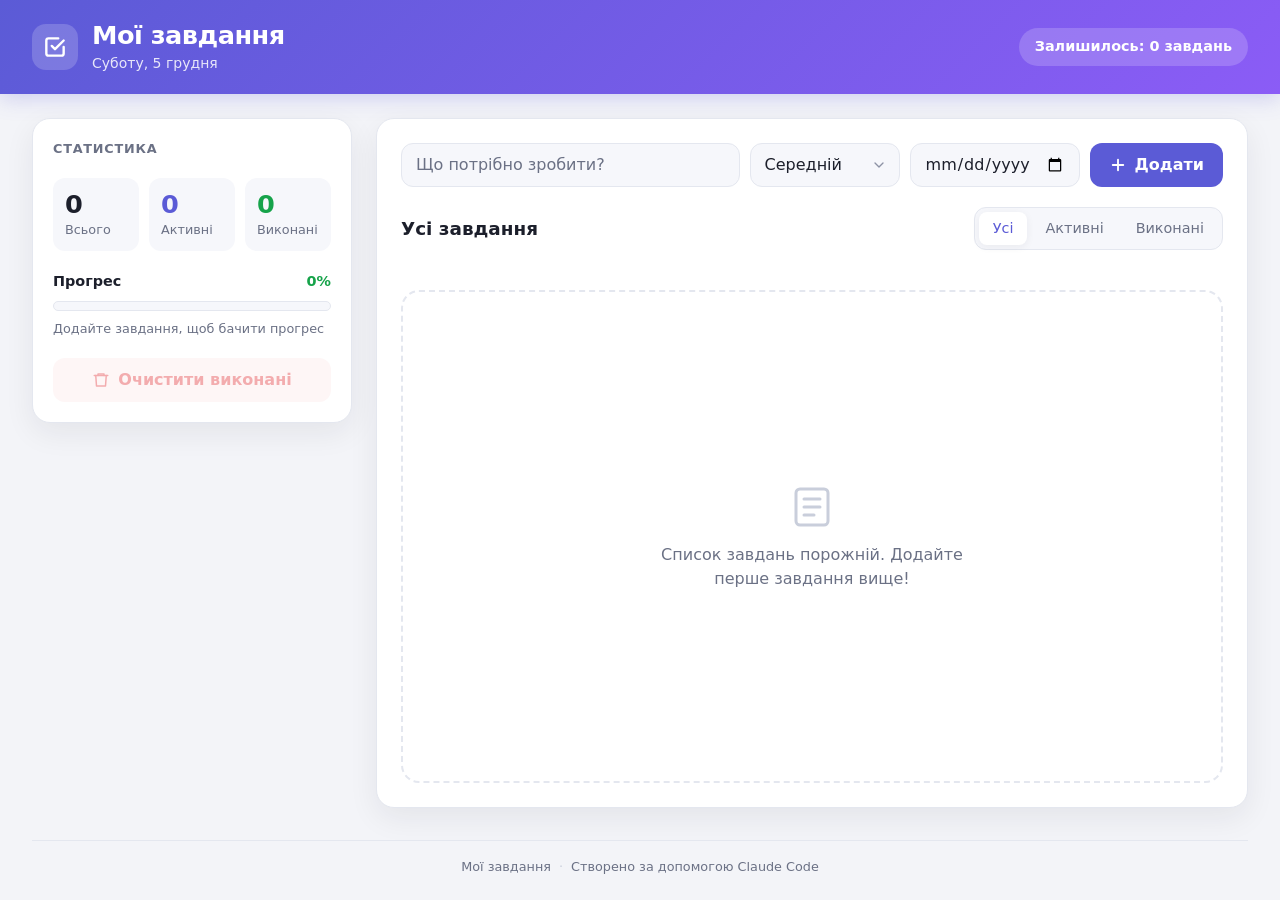
<file: index.html>
<!DOCTYPE html>
<html lang="uk">
<head>
  <meta charset="UTF-8">
  <meta name="viewport" content="width=device-width, initial-scale=1.0">
  <meta name="theme-color" content="#5b5bd6">
  <title>Мої завдання</title>
  <link rel="stylesheet" href="style.css">
</head>
<body>
  <div class="app">
    <!-- Верхня панель -->
    <header class="topbar">
      <div class="topbar__brand">
        <div class="topbar__logo" aria-hidden="true">
          <svg viewBox="0 0 24 24" fill="none" stroke="currentColor" stroke-width="2.2" stroke-linecap="round" stroke-linejoin="round"><path d="M9 11l3 3 8-8"/><path d="M20 12v6a2 2 0 0 1-2 2H6a2 2 0 0 1-2-2V6a2 2 0 0 1 2-2h9"/></svg>
        </div>
        <div>
          <h1 class="topbar__title">Мої завдання</h1>
          <p class="topbar__date" id="today"></p>
        </div>
      </div>
      <p class="topbar__counter" id="counter" aria-live="polite"></p>
    </header>

    <div class="layout">
      <!-- Статистика та прогрес -->
      <aside class="sidebar panel" aria-labelledby="stats-title">
        <h2 class="panel__title" id="stats-title">Статистика</h2>

        <div class="stats">
          <div class="stat">
            <span class="stat__value" id="stat-total">0</span>
            <span class="stat__label">Всього</span>
          </div>
          <div class="stat stat--active">
            <span class="stat__value" id="stat-active">0</span>
            <span class="stat__label">Активні</span>
          </div>
          <div class="stat stat--completed">
            <span class="stat__value" id="stat-completed">0</span>
            <span class="stat__label">Виконані</span>
          </div>
        </div>

        <div class="progress-block">
          <div class="progress-block__header">
            <span>Прогрес</span>
            <span class="progress-block__percent" id="progress-percent">0%</span>
          </div>
          <div class="progress" id="progress" role="progressbar" aria-label="Прогрес виконання" aria-valuemin="0" aria-valuemax="100" aria-valuenow="0">
            <div class="progress__fill" id="progress-fill"></div>
          </div>
          <p class="progress-block__caption" id="progress-caption"></p>
        </div>

        <button class="button button--danger" id="clear-completed" type="button">
          <svg viewBox="0 0 24 24" fill="none" stroke="currentColor" stroke-width="2" stroke-linecap="round" stroke-linejoin="round" aria-hidden="true"><path d="M3 6h18"/><path d="M8 6V4h8v2"/><path d="M19 6l-1 14H6L5 6"/></svg>
          Очистити виконані
        </button>
      </aside>

      <!-- Список завдань -->
      <main class="content panel">
        <form class="add-form" id="add-form" autocomplete="off">
          <input
            class="field add-form__input"
            id="new-todo"
            type="text"
            placeholder="Що потрібно зробити?"
            maxlength="200"
            aria-label="Нове завдання"
          >
          <select class="field field--select" id="new-priority" aria-label="Пріоритет" title="Пріоритет">
            <option value="low">Низький</option>
            <option value="medium" selected>Середній</option>
            <option value="high">Високий</option>
          </select>
          <input class="field field--date" id="new-due" type="date" aria-label="Термін виконання" title="Термін виконання">
          <button class="button button--primary add-form__button" type="submit">
            <svg viewBox="0 0 24 24" fill="none" stroke="currentColor" stroke-width="2.5" stroke-linecap="round" aria-hidden="true"><path d="M12 5v14M5 12h14"/></svg>
            Додати
          </button>
        </form>

        <div class="toolbar">
          <h2 class="toolbar__title" id="list-title">Усі завдання</h2>
          <nav class="filters" aria-label="Фільтр завдань">
            <button class="filters__button is-active" type="button" data-filter="all">Усі</button>
            <button class="filters__button" type="button" data-filter="active">Активні</button>
            <button class="filters__button" type="button" data-filter="completed">Виконані</button>
          </nav>
        </div>

        <ul class="todo-list" id="todo-list"></ul>

        <div class="empty-state" id="empty-state" hidden>
          <svg viewBox="0 0 24 24" fill="none" stroke="currentColor" stroke-width="1.5" stroke-linecap="round" stroke-linejoin="round" aria-hidden="true"><rect x="4" y="3" width="16" height="18" rx="2"/><path d="M8 8h8M8 12h8M8 16h5"/></svg>
          <p id="empty-text"></p>
        </div>
      </main>
    </div>

    <!-- Футер -->
    <footer class="footer">
      <p class="footer__text">
        <span>Мої завдання</span>
        <span class="footer__dot" aria-hidden="true">·</span>
        <span>Створено за допомогою Claude Code</span>
      </p>
    </footer>
  </div>

  <script src="app.js"></script>
</body>
</html>
</file>
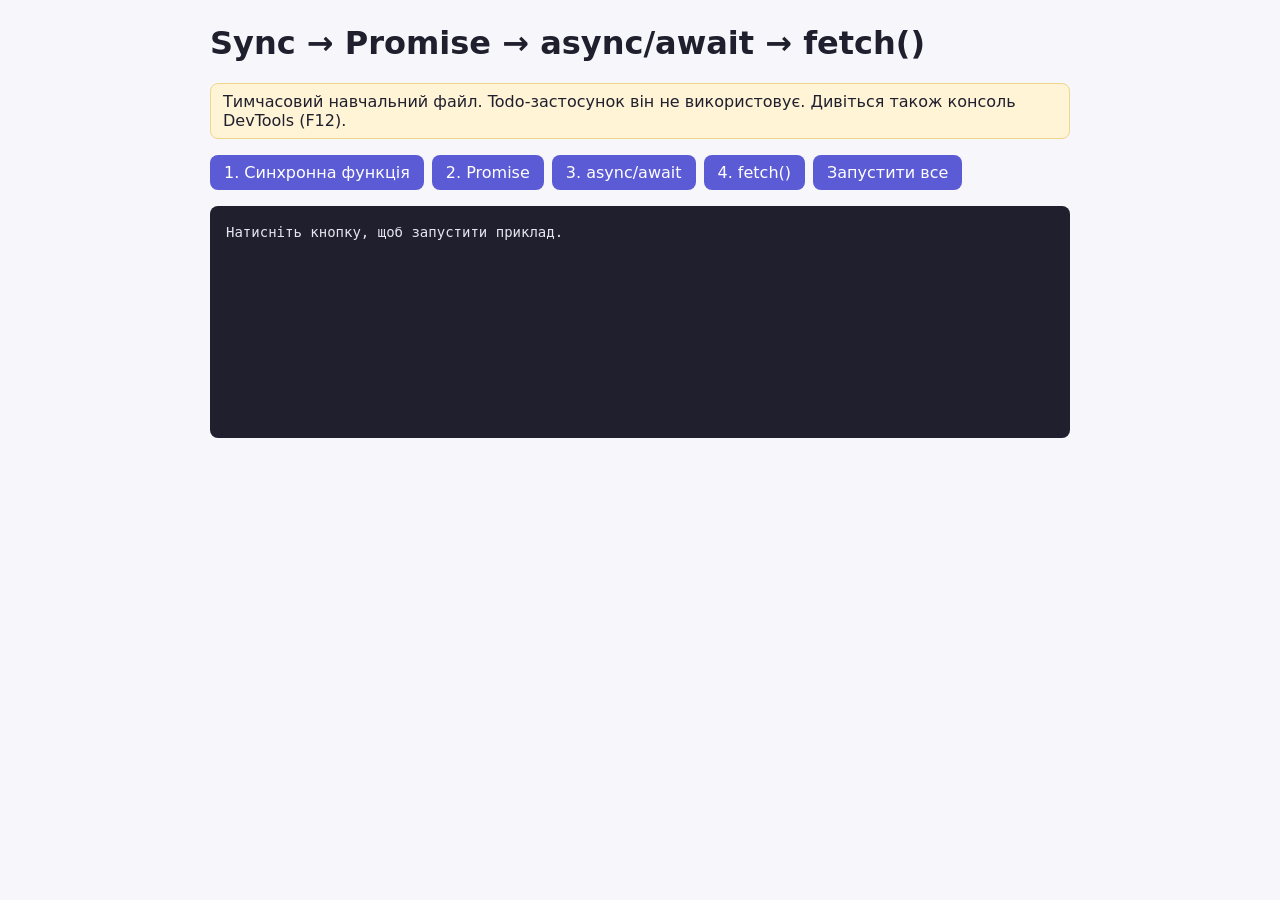
<file: experiment.html>
<!DOCTYPE html>
<html lang="uk">
<head>
  <meta charset="UTF-8">
  <meta name="viewport" content="width=device-width, initial-scale=1.0">
  <title>Експеримент: sync, Promise, async/await, fetch</title>
  <!-- ТИМЧАСОВИЙ НАВЧАЛЬНИЙ ФАЙЛ. Не пов'язаний з Todo-застосунком. Видалити після експерименту. -->
  <style>
    body { font-family: system-ui, sans-serif; max-width: 860px; margin: 24px auto; padding: 0 16px; background: #f6f6fb; color: #1f1f2e; }
    .note { background: #fff4d6; border: 1px solid #f0d58a; padding: 8px 12px; border-radius: 8px; }
    .buttons { display: flex; flex-wrap: wrap; gap: 8px; margin: 16px 0; }
    button { padding: 8px 14px; border: 0; border-radius: 8px; background: #5b5bd6; color: #fff; font: inherit; cursor: pointer; }
    button:disabled { opacity: 0.5; cursor: default; }
    pre { background: #1f1f2e; color: #e6e6f0; padding: 16px; border-radius: 8px; min-height: 200px; white-space: pre-wrap; font-size: 14px; line-height: 1.5; }
  </style>
</head>
<body>
  <h1>Sync → Promise → async/await → fetch()</h1>
  <p class="note">Тимчасовий навчальний файл. Todo-застосунок він не використовує. Дивіться також консоль DevTools (F12).</p>

  <div class="buttons">
    <button type="button" data-demo="sync">1. Синхронна функція</button>
    <button type="button" data-demo="promise">2. Promise</button>
    <button type="button" data-demo="async">3. async/await</button>
    <button type="button" data-demo="fetch">4. fetch()</button>
    <button type="button" data-demo="all">Запустити все</button>
  </div>

  <pre id="log">Натисніть кнопку, щоб запустити приклад.</pre>

  <script>
    'use strict';

    // ---------- Допоміжне: журнал з часом від старту ----------
    const logBox = document.getElementById('log');
    let startTime = 0;

    function log(message = '') {
      const ms = String(Math.round(performance.now() - startTime)).padStart(5, ' ');
      const line = message ? `[${ms} мс] ${message}` : '';
      console.log(line);
      logBox.textContent += line + '\n';
    }

    function section(title) {
      log();
      log(`===== ${title} =====`);
    }

    // Задачі у форматі нашого Todo-застосунку (як normalizeTodo в app.js)
    const sampleTasks = [
      { id: 'mgg8z1k4x7q2lp', text: 'Купити молоко', completed: false, priority: 'high', due: '2026-10-08' },
      { id: 'mgg90abc12def3', text: 'Зробити домашнє', completed: true, priority: 'medium', due: '' },
      { id: 'mgg91xyz98uvw7', text: 'Прочитати про fetch()', completed: false, priority: 'low', due: '' },
    ];

    // ---------- 1. Синхронна функція ----------
    // Результат повертається одразу, наступний рядок чекає, поки функція завершиться.
    function countActive(tasks) {
      return tasks.filter((t) => !t.completed).length;
    }

    function demoSync() {
      section('1. Синхронна функція');
      log('До виклику countActive()');
      const active = countActive(sampleTasks);
      log(`Результат одразу: активних задач = ${active}`);
      log('Після виклику — цей рядок ЗАВЖДИ після результату');
    }

    // ---------- 2. Promise ----------
    // Імітація «сервера»: відповідь приходить через 1 секунду.
    // resolve(...) — успіх, reject(...) — помилка.
    function loadTasksWithPromise(shouldFail) {
      return new Promise((resolve, reject) => {
        setTimeout(() => {
          if (shouldFail) {
            reject(new Error('Сервер недоступний (імітація)'));
          } else {
            resolve(sampleTasks.map((t) => ({ ...t })));
          }
        }, 1000);
      });
    }

    function demoPromise() {
      section('2. Promise');
      log('До виклику loadTasksWithPromise()');
      const promise = loadTasksWithPromise(false);
      log(`Повернувся не результат, а ${promise}`);
      log('Після виклику — цей рядок виконується ДО результату!');

      return promise
        .then((tasks) => {
          log(`.then: отримали ${tasks.length} задачі (через ~1 с)`);
          log('Тепер запит, який завершиться помилкою...');
          return loadTasksWithPromise(true);
        })
        .then(() => log('цей .then не виконається'))
        .catch((error) => log(`.catch: ${error.message}`));
    }

    // ---------- 3. async/await ----------
    // Той самий Promise, але код читається зверху вниз, як синхронний.
    async function loadTasksAsync() {
      log('  [всередині async] старт, чекаємо await...');
      const tasks = await loadTasksWithPromise(false);
      log('  [всередині async] дочекались');
      return tasks.length;
    }

    async function demoAsyncAwait() {
      section('3. async/await');
      log('До виклику loadTasksAsync() — БЕЗ await');
      const result = loadTasksAsync();
      log(`async-функція теж повертає ${result}`);
      log('Після виклику — код не чекає');

      const count = await result;
      log(`await result → ${count} (тепер це число, а не Promise)`);

      log('Тепер запит з помилкою, ловимо через try/catch...');
      try {
        await loadTasksWithPromise(true);
        log('цей рядок не виконається');
      } catch (error) {
        log(`catch: ${error.message}`);
      }
    }

    // ---------- 4. fetch() ----------
    // Справжній fetch(), але адреса — data: URL: JSON «вшитий» прямо в адресу,
    // браузер не звертається до мережі.
    const fakeUrl = 'data:application/json,' + encodeURIComponent(JSON.stringify(sampleTasks));

    async function demoFetch() {
      section('4. fetch()');
      log('До виклику fetch() (data: URL, мережа не використовується)');
      const responsePromise = fetch(fakeUrl);
      log(`fetch повертає ${responsePromise}`);

      try {
        const response = await responsePromise;
        log(`await fetch → Response: status = ${response.status}, ok = ${response.ok}`);

        if (!response.ok) {
          throw new Error(`Статус ${response.status}`);
        }

        const tasks = await response.json();
        log(`await response.json() → масив з ${tasks.length} задач`);
        log(`Перша задача: ${JSON.stringify(tasks[0])}`);
      } catch (error) {
        log(`catch: ${error.message}`);
      }

      // Так виглядав би Response, якби сервер відповів 404.
      // new Response(...) — той самий тип об'єкта, який повертає fetch.
      log();
      log('Імітація відповіді сервера 404:');
      const notFound = new Response(JSON.stringify({ error: 'Task not found' }), {
        status: 404,
        headers: { 'Content-Type': 'application/json' },
      });
      log(`status = ${notFound.status}, ok = ${notFound.ok} — fetch НЕ кидає помилку на 404`);
      try {
        if (!notFound.ok) {
          const body = await notFound.json();
          throw new Error(`Статус ${notFound.status}: ${body.error}`);
        }
      } catch (error) {
        log(`Перевірили response.ok самі → catch: ${error.message}`);
      }
    }

    // ---------- Кнопки ----------
    const demos = {
      sync: demoSync,
      promise: demoPromise,
      async: demoAsyncAwait,
      fetch: demoFetch,
      async all() {
        demoSync();
        await demoPromise();
        await demoAsyncAwait();
        await demoFetch();
      },
    };

    const buttons = document.querySelectorAll('[data-demo]');

    buttons.forEach((button) => {
      button.addEventListener('click', async () => {
        buttons.forEach((b) => { b.disabled = true; }); // щоб журнали не перемішувались
        logBox.textContent = '';
        console.clear();
        startTime = performance.now();
        try {
          await demos[button.dataset.demo]();
          log();
          log('Готово.');
        } finally {
          buttons.forEach((b) => { b.disabled = false; });
        }
      });
    });
  </script>
</body>
</html>
</file>
<file: style.css>
/* ---------- Змінні дизайну ---------- */
:root {
  color-scheme: light;
  --bg: #f3f4f8;
  --surface: #ffffff;
  --surface-2: #f6f7fb;
  --text: #1c1f2b;
  --text-muted: #6b7185;
  --border: #e4e7ef;
  --border-strong: #c9cedb;
  --accent: #5b5bd6;
  --accent-hover: #4a4ac4;
  --accent-soft: #ececfb;
  --gradient: linear-gradient(135deg, #5b5bd6 0%, #8b5cf6 100%);
  --success: #16a34a;
  --success-soft: #e6f6ec;
  --danger: #e5484d;
  --danger-soft: #fdecec;

  /* Кольори пріоритетів */
  --high: #e5484d;
  --high-soft: #fdecec;
  --medium: #d97706;
  --medium-soft: #fdf2e1;
  --low: #0284c7;
  --low-soft: #e2f2fb;

  --radius-sm: 8px;
  --radius: 12px;
  --radius-lg: 18px;
  --shadow-sm: 0 2px 8px rgba(28, 31, 43, 0.06);
  --shadow: 0 10px 30px rgba(28, 31, 43, 0.07);
  --ease: cubic-bezier(0.2, 0.8, 0.2, 1);
}

@media (prefers-color-scheme: dark) {
  :root {
    color-scheme: dark;
    --bg: #111218;
    --surface: #1b1d26;
    --surface-2: #22252f;
    --text: #e8e9ef;
    --text-muted: #8d92a5;
    --border: #2b2e3a;
    --border-strong: #3f4353;
    --accent: #7b7bf0;
    --accent-hover: #8f8ff5;
    --accent-soft: #2a2a4a;
    --gradient: linear-gradient(135deg, #4b4bc4 0%, #7c4ddb 100%);
    --success: #22c55e;
    --success-soft: #15301f;
    --danger: #f2555a;
    --danger-soft: #3a2224;
    --high: #f2555a;
    --high-soft: #3a2224;
    --medium: #f59e0b;
    --medium-soft: #3a2d14;
    --low: #38bdf8;
    --low-soft: #13303f;
    --shadow-sm: 0 2px 8px rgba(0, 0, 0, 0.3);
    --shadow: 0 10px 30px rgba(0, 0, 0, 0.35);
  }
}

/* ---------- Базові стилі ---------- */
*,
*::before,
*::after {
  box-sizing: border-box;
}

body {
  margin: 0;
  background: var(--bg);
  color: var(--text);
  font-family: system-ui, -apple-system, "Segoe UI", Roboto, sans-serif;
  font-size: 16px;
  line-height: 1.5;
}

button,
input,
select {
  font: inherit;
  color: inherit;
}

button {
  cursor: pointer;
}

button:disabled {
  cursor: not-allowed;
}

:focus-visible {
  outline: 2px solid var(--accent);
  outline-offset: 2px;
}

/* ---------- Каркас на весь екран ---------- */
.app {
  min-height: 100vh;
  min-height: 100dvh;
  display: flex;
  flex-direction: column;
}

.layout {
  flex: 1;
  display: grid;
  grid-template-columns: 320px minmax(0, 1fr);
  gap: 24px;
  padding: 24px 32px 32px;
}

.panel {
  background: var(--surface);
  border: 1px solid var(--border);
  border-radius: var(--radius-lg);
  box-shadow: var(--shadow);
}

/* ---------- Верхня панель ---------- */
.topbar {
  display: flex;
  align-items: center;
  justify-content: space-between;
  flex-wrap: wrap;
  gap: 12px 16px;
  padding: 20px 32px;
  background: var(--gradient);
  color: #fff;
  box-shadow: 0 4px 20px rgba(91, 91, 214, 0.25);
}

.topbar__brand {
  display: flex;
  align-items: center;
  gap: 14px;
  min-width: 0;
}

.topbar__logo {
  display: grid;
  place-items: center;
  flex-shrink: 0;
  width: 46px;
  height: 46px;
  border-radius: 14px;
  background: rgba(255, 255, 255, 0.18);
}

.topbar__logo svg {
  width: 26px;
  height: 26px;
}

.topbar__title {
  margin: 0;
  font-size: 1.6rem;
  font-weight: 700;
  line-height: 1.2;
  letter-spacing: -0.02em;
}

.topbar__date {
  margin: 2px 0 0;
  font-size: 0.875rem;
  opacity: 0.85;
}

.topbar__counter {
  margin: 0;
  padding: 8px 16px;
  border-radius: 999px;
  background: rgba(255, 255, 255, 0.18);
  font-size: 0.9rem;
  font-weight: 600;
  white-space: nowrap;
}

/* ---------- Бокова панель: статистика ---------- */
.sidebar {
  position: sticky;
  top: 24px;
  align-self: start;
  display: flex;
  flex-direction: column;
  gap: 20px;
  padding: 20px;
}

.panel__title {
  margin: 0;
  font-size: 0.8rem;
  font-weight: 600;
  letter-spacing: 0.06em;
  text-transform: uppercase;
  color: var(--text-muted);
}

.stats {
  display: grid;
  grid-template-columns: repeat(3, 1fr);
  gap: 10px;
}

.stat {
  display: flex;
  flex-direction: column;
  gap: 2px;
  padding: 12px;
  border-radius: var(--radius);
  background: var(--surface-2);
}

.stat__value {
  font-size: 1.6rem;
  font-weight: 700;
  line-height: 1.1;
  font-variant-numeric: tabular-nums;
}

.stat__label {
  font-size: 0.8rem;
  color: var(--text-muted);
}

.stat--active .stat__value {
  color: var(--accent);
}

.stat--completed .stat__value {
  color: var(--success);
}

/* Індикатор прогресу */
.progress-block__header {
  display: flex;
  justify-content: space-between;
  align-items: baseline;
  margin-bottom: 8px;
  font-size: 0.9rem;
  font-weight: 600;
}

.progress-block__percent {
  color: var(--success);
  font-variant-numeric: tabular-nums;
}

.progress {
  height: 10px;
  overflow: hidden;
  border-radius: 999px;
  background: var(--surface-2);
  border: 1px solid var(--border);
}

.progress__fill {
  width: 0;
  height: 100%;
  border-radius: inherit;
  background: linear-gradient(90deg, var(--accent), var(--success));
  transition: width 0.5s var(--ease);
}

.progress-block__caption {
  margin: 8px 0 0;
  font-size: 0.8rem;
  color: var(--text-muted);
}

/* ---------- Кнопки ---------- */
.button {
  display: inline-flex;
  align-items: center;
  justify-content: center;
  gap: 8px;
  height: 44px;
  padding: 0 18px;
  border: 1px solid transparent;
  border-radius: var(--radius);
  font-weight: 600;
  white-space: nowrap;
  transition: background-color 0.15s, color 0.15s, opacity 0.15s, transform 0.1s;
}

.button svg {
  flex-shrink: 0;
  width: 18px;
  height: 18px;
}

.button:active:not(:disabled) {
  transform: scale(0.97);
}

.button:disabled {
  opacity: 0.45;
}

.button--primary {
  background: var(--accent);
  color: #fff;
}

.button--primary:hover {
  background: var(--accent-hover);
}

.button--danger {
  background: var(--danger-soft);
  color: var(--danger);
}

.button--danger:hover:not(:disabled) {
  background: var(--danger);
  color: #fff;
}

/* ---------- Поля вводу ---------- */
.field {
  min-width: 0;
  height: 44px;
  padding: 0 14px;
  background-color: var(--surface-2);
  border: 1px solid var(--border);
  border-radius: var(--radius);
  transition: border-color 0.15s, background-color 0.15s, box-shadow 0.15s;
}

.field::placeholder {
  color: var(--text-muted);
}

.field:focus {
  outline: none;
  border-color: var(--accent);
  background-color: var(--surface);
  box-shadow: 0 0 0 3px var(--accent-soft);
}

.field--sm {
  height: 36px;
  padding: 0 10px;
  font-size: 0.9rem;
  border-radius: var(--radius-sm);
}

.field--select {
  appearance: none;
  padding-right: 36px;
  background-image: url("data:image/svg+xml,%3Csvg xmlns='http://www.w3.org/2000/svg' viewBox='0 0 24 24' fill='none' stroke='%238d92a5' stroke-width='2' stroke-linecap='round' stroke-linejoin='round'%3E%3Cpath d='m6 9 6 6 6-6'/%3E%3C/svg%3E");
  background-repeat: no-repeat;
  background-position: right 12px center;
  background-size: 16px;
  cursor: pointer;
}

.field--select.field--sm {
  padding-right: 30px;
  background-position: right 8px center;
}

.field--date {
  cursor: pointer;
}

/* ---------- Основна область ---------- */
.content {
  display: flex;
  flex-direction: column;
  gap: 20px;
  min-width: 0;
  padding: 24px;
}

.add-form {
  display: grid;
  grid-template-columns: minmax(0, 1fr) 150px 170px auto;
  gap: 10px;
}

.toolbar {
  display: flex;
  align-items: center;
  justify-content: space-between;
  flex-wrap: wrap;
  gap: 12px;
}

.toolbar__title {
  margin: 0;
  font-size: 1.15rem;
  font-weight: 700;
}

/* Фільтри */
.filters {
  display: flex;
  gap: 4px;
  padding: 4px;
  background: var(--surface-2);
  border: 1px solid var(--border);
  border-radius: var(--radius);
}

.filters__button {
  padding: 6px 14px;
  background: transparent;
  border: none;
  border-radius: var(--radius-sm);
  color: var(--text-muted);
  font-size: 0.9rem;
  font-weight: 500;
  transition: background-color 0.15s, color 0.15s;
}

.filters__button:hover {
  color: var(--text);
}

.filters__button.is-active {
  background: var(--surface);
  color: var(--accent);
  box-shadow: var(--shadow-sm);
}

/* ---------- Список завдань ---------- */
.todo-list {
  display: flex;
  flex-direction: column;
  gap: 10px;
  margin: 0;
  padding: 0;
  list-style: none;
}

.todo-item {
  --priority-color: var(--border-strong);
  display: flex;
  align-items: flex-start;
  gap: 14px;
  padding: 14px 16px;
  background: var(--surface);
  border: 1px solid var(--border);
  border-left: 4px solid var(--priority-color);
  border-radius: var(--radius);
  transition: box-shadow 0.2s, border-color 0.2s, background-color 0.2s;
}

.todo-item:hover {
  box-shadow: var(--shadow-sm);
}

.todo-item.priority-high {
  --priority-color: var(--high);
}

.todo-item.priority-medium {
  --priority-color: var(--medium);
}

.todo-item.priority-low {
  --priority-color: var(--low);
}

/* Виконані завдання */
.todo-item.is-completed {
  background: var(--surface-2);
  border-left-color: var(--success);
}

.todo-item.is-completed .todo-item__text {
  color: var(--text-muted);
  text-decoration: line-through;
}

.todo-item.is-completed .todo-item__meta {
  opacity: 0.6;
}

/* Кругла галочка */
.todo-item__checkbox {
  appearance: none;
  flex-shrink: 0;
  width: 24px;
  height: 24px;
  margin: 0;
  border: 2px solid var(--border-strong);
  border-radius: 50%;
  background: var(--surface) center / 14px no-repeat;
  cursor: pointer;
  transition: background-color 0.2s, border-color 0.2s;
}

.todo-item__checkbox:hover {
  border-color: var(--success);
}

.todo-item__checkbox:checked {
  border-color: var(--success);
  background-color: var(--success);
  background-image: url("data:image/svg+xml,%3Csvg xmlns='http://www.w3.org/2000/svg' viewBox='0 0 24 24' fill='none' stroke='white' stroke-width='3.5' stroke-linecap='round' stroke-linejoin='round'%3E%3Cpath d='M5 12.5l4.5 4.5L19 7.5'/%3E%3C/svg%3E");
}

.todo-item__body {
  display: flex;
  flex: 1;
  flex-direction: column;
  gap: 6px;
  min-width: 0;
}

.todo-item__text {
  overflow-wrap: anywhere;
  cursor: text;
  transition: color 0.2s;
}

.todo-item__meta {
  display: flex;
  flex-wrap: wrap;
  gap: 6px;
}

/* Мітка пріоритету та термін */
.badge,
.due-chip {
  display: inline-flex;
  align-items: center;
  gap: 5px;
  padding: 1px 9px;
  border: 1px solid transparent;
  border-radius: 999px;
  font-size: 0.75rem;
  font-weight: 600;
  line-height: 1.6;
  white-space: nowrap;
}

.badge::before {
  content: "";
  width: 6px;
  height: 6px;
  border-radius: 50%;
  background: currentColor;
}

.badge--high {
  color: var(--high);
  background: var(--high-soft);
}

.badge--medium {
  color: var(--medium);
  background: var(--medium-soft);
}

.badge--low {
  color: var(--low);
  background: var(--low-soft);
}

.due-chip {
  color: var(--text-muted);
  background: var(--surface);
  border-color: var(--border);
}

.due-chip svg {
  width: 13px;
  height: 13px;
}

.due-chip--today {
  color: var(--medium);
  background: var(--medium-soft);
  border-color: transparent;
}

.due-chip--overdue {
  color: var(--danger);
  background: var(--danger-soft);
  border-color: transparent;
}

/* Кнопки дій */
.todo-item__actions {
  display: flex;
  flex-shrink: 0;
  gap: 2px;
  margin: -4px -6px -4px 0;
  opacity: 0;
  transition: opacity 0.15s;
}

.todo-item:hover .todo-item__actions,
.todo-item:focus-within .todo-item__actions {
  opacity: 1;
}

.icon-button {
  display: grid;
  flex-shrink: 0;
  place-items: center;
  width: 32px;
  height: 32px;
  padding: 0;
  background: transparent;
  border: none;
  border-radius: var(--radius-sm);
  color: var(--text-muted);
  transition: background-color 0.15s, color 0.15s;
}

.icon-button svg {
  width: 18px;
  height: 18px;
}

.icon-button--edit:hover,
.icon-button--save:hover {
  background: var(--accent-soft);
  color: var(--accent);
}

.icon-button--delete:hover {
  background: var(--danger-soft);
  color: var(--danger);
}

.icon-button--save {
  color: var(--accent);
}

.icon-button--cancel:hover {
  background: var(--surface-2);
  color: var(--text);
}

/* Режим редагування */
.todo-item.is-editing {
  border-color: var(--accent);
  box-shadow: 0 0 0 3px var(--accent-soft);
}

.todo-item__edit {
  height: 40px;
  background-color: var(--surface);
}

.todo-item__edit-row {
  display: flex;
  flex-wrap: wrap;
  align-items: center;
  gap: 8px;
}

/* ---------- Порожній список ---------- */
.empty-state {
  display: flex;
  flex: 1;
  flex-direction: column;
  align-items: center;
  justify-content: center;
  gap: 12px;
  min-height: 220px;
  padding: 48px 16px;
  border: 2px dashed var(--border);
  border-radius: var(--radius-lg);
  color: var(--text-muted);
  text-align: center;
}

.empty-state[hidden] {
  display: none;
}

.empty-state svg {
  width: 48px;
  height: 48px;
  color: var(--border-strong);
}

.empty-state p {
  max-width: 34ch;
  margin: 0;
}

/* ---------- Футер ---------- */
.footer {
  padding: 0 32px 24px;
}

.footer__text {
  display: flex;
  flex-wrap: wrap;
  justify-content: center;
  gap: 4px 8px;
  margin: 0;
  padding-top: 16px;
  border-top: 1px solid var(--border);
  font-size: 0.8rem;
  color: var(--text-muted);
  text-align: center;
}

.footer__dot {
  color: var(--border-strong);
}

/* ---------- Анімації ---------- */
.todo-item.is-entering {
  animation: todo-enter 0.3s var(--ease);
}

.todo-item.is-toggled .todo-item__checkbox {
  animation: check-pop 0.35s var(--ease);
}

.todo-item.is-toggled.is-completed {
  animation: todo-complete 0.6s ease;
}

.todo-item.is-leaving {
  overflow: hidden;
  pointer-events: none;
  animation: todo-leave 0.26s ease-in forwards;
}

@keyframes todo-enter {
  from {
    opacity: 0;
    transform: translateY(-10px) scale(0.98);
  }
  to {
    opacity: 1;
    transform: none;
  }
}

@keyframes check-pop {
  0% { transform: scale(1); }
  40% { transform: scale(1.25); }
  100% { transform: scale(1); }
}

@keyframes todo-complete {
  from { background-color: var(--success-soft); }
  to { background-color: var(--surface-2); }
}

@keyframes todo-leave {
  0% {
    max-height: 200px;
    opacity: 1;
    transform: none;
  }
  60% {
    max-height: 200px;
    opacity: 0;
    transform: translateX(32px);
  }
  100% {
    max-height: 0;
    margin-bottom: -10px; /* компенсує gap списку */
    padding-top: 0;
    padding-bottom: 0;
    border-top-width: 0;
    border-bottom-width: 0;
    opacity: 0;
    transform: translateX(32px);
  }
}

@media (prefers-reduced-motion: reduce) {
  *,
  *::before,
  *::after {
    animation-duration: 0.01ms !important;
    transition-duration: 0.01ms !important;
  }
}

/* ---------- Адаптивність ---------- */
@media (max-width: 1100px) {
  .layout {
    grid-template-columns: 280px minmax(0, 1fr);
    gap: 20px;
    padding: 20px;
  }

  .topbar {
    padding: 18px 20px;
  }

  .footer {
    padding: 0 20px 20px;
  }

  .add-form {
    grid-template-columns: minmax(0, 1fr) minmax(0, 1fr) minmax(0, 1fr);
  }

  .add-form__input {
    grid-column: 1 / -1;
  }
}

@media (max-width: 820px) {
  .layout {
    grid-template-columns: minmax(0, 1fr);
    align-content: start; /* інакше вільна висота ділиться між рядками й під статистикою з'являється порожнеча */
    gap: 16px;
    padding: 16px;
  }

  .topbar {
    padding: 16px;
  }

  .footer {
    padding: 0 16px 16px;
  }

  .sidebar {
    position: static;
    gap: 16px;
    padding: 16px;
  }

  .content {
    padding: 16px;
    gap: 16px;
  }
}

@media (max-width: 520px) {
  .topbar__title {
    font-size: 1.3rem;
  }

  .topbar__logo {
    width: 40px;
    height: 40px;
  }

  .add-form {
    grid-template-columns: minmax(0, 1fr) minmax(0, 1fr);
  }

  .add-form__button {
    grid-column: 1 / -1;
  }

  .toolbar {
    flex-direction: column;
    align-items: stretch;
  }

  .filters__button {
    flex: 1;
  }

  .stat {
    padding: 10px;
  }

  .stat__value {
    font-size: 1.35rem;
  }

  .todo-item {
    gap: 12px;
    padding: 12px;
  }
}

/* На сенсорних екранах немає hover — кнопки видно завжди */
@media (hover: none) {
  .todo-item__actions {
    opacity: 1;
  }

  .icon-button {
    width: 36px;
    height: 36px;
  }
}
</file>
